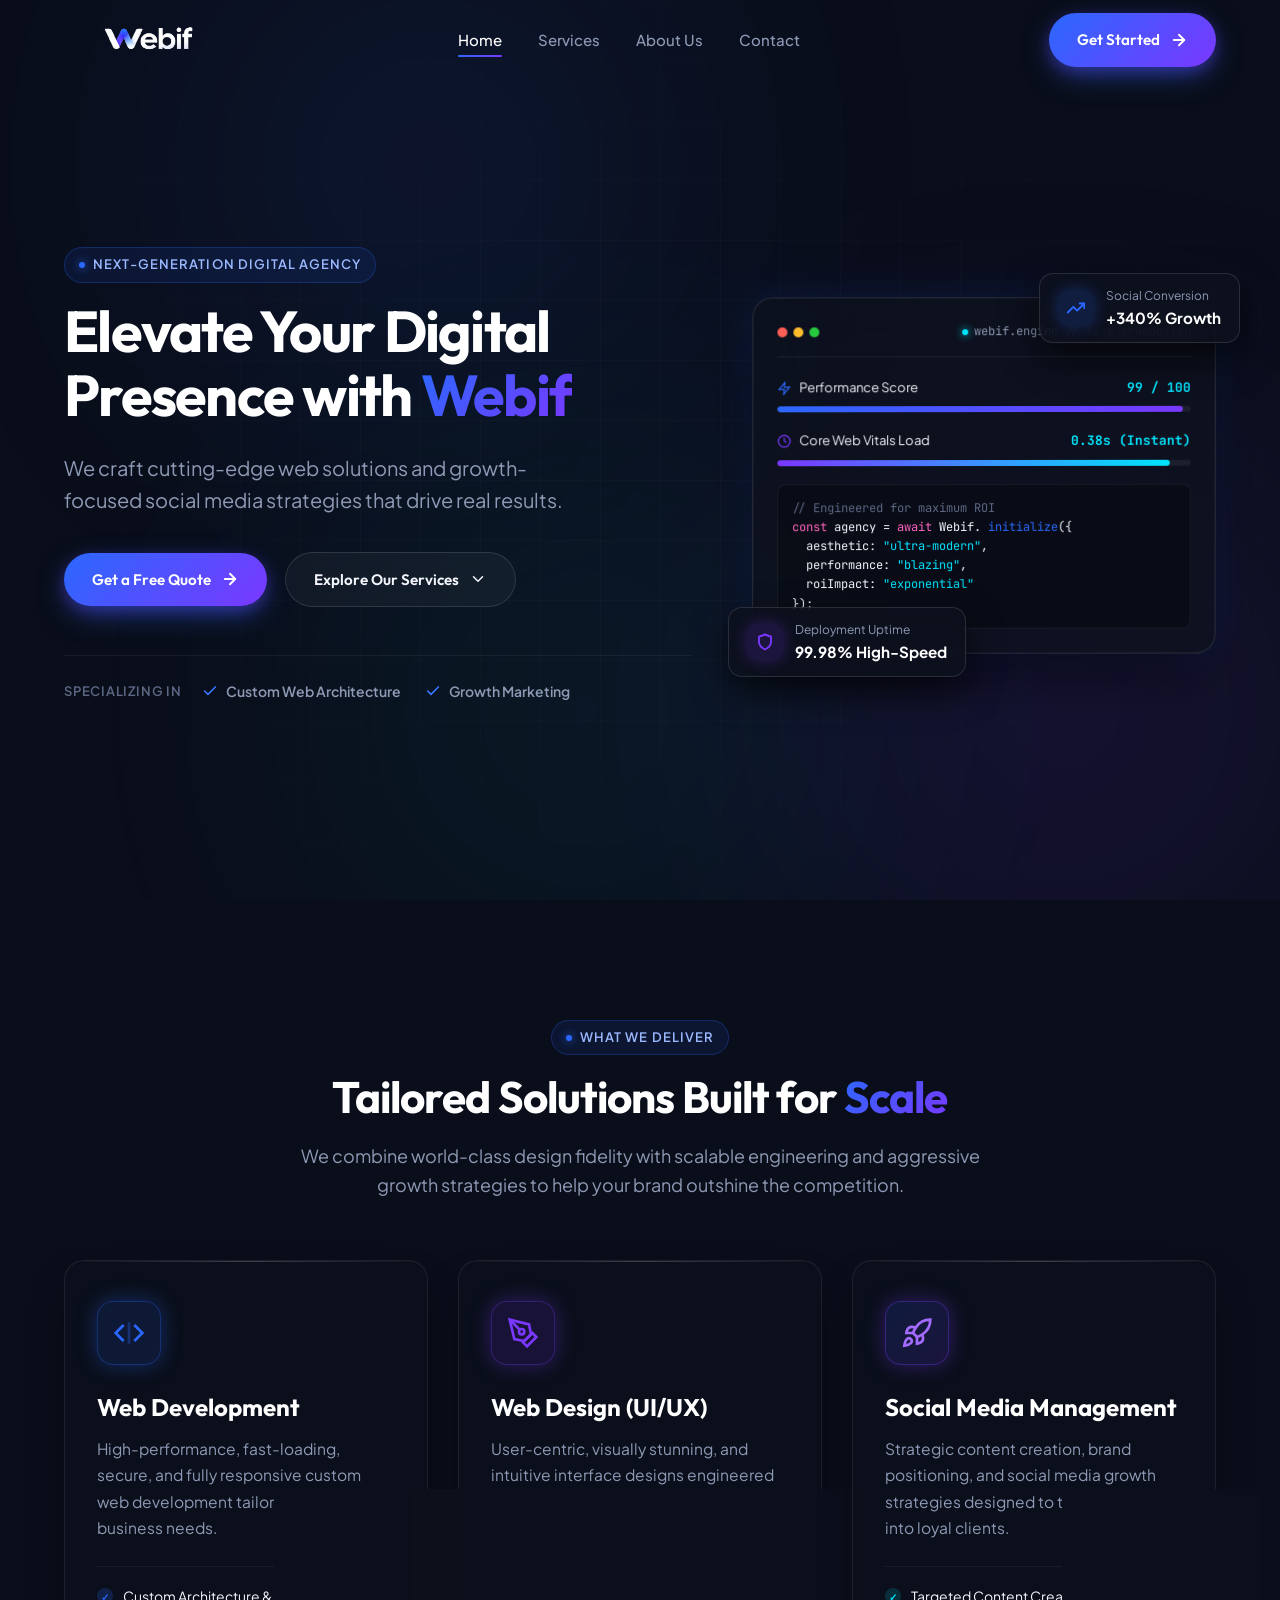
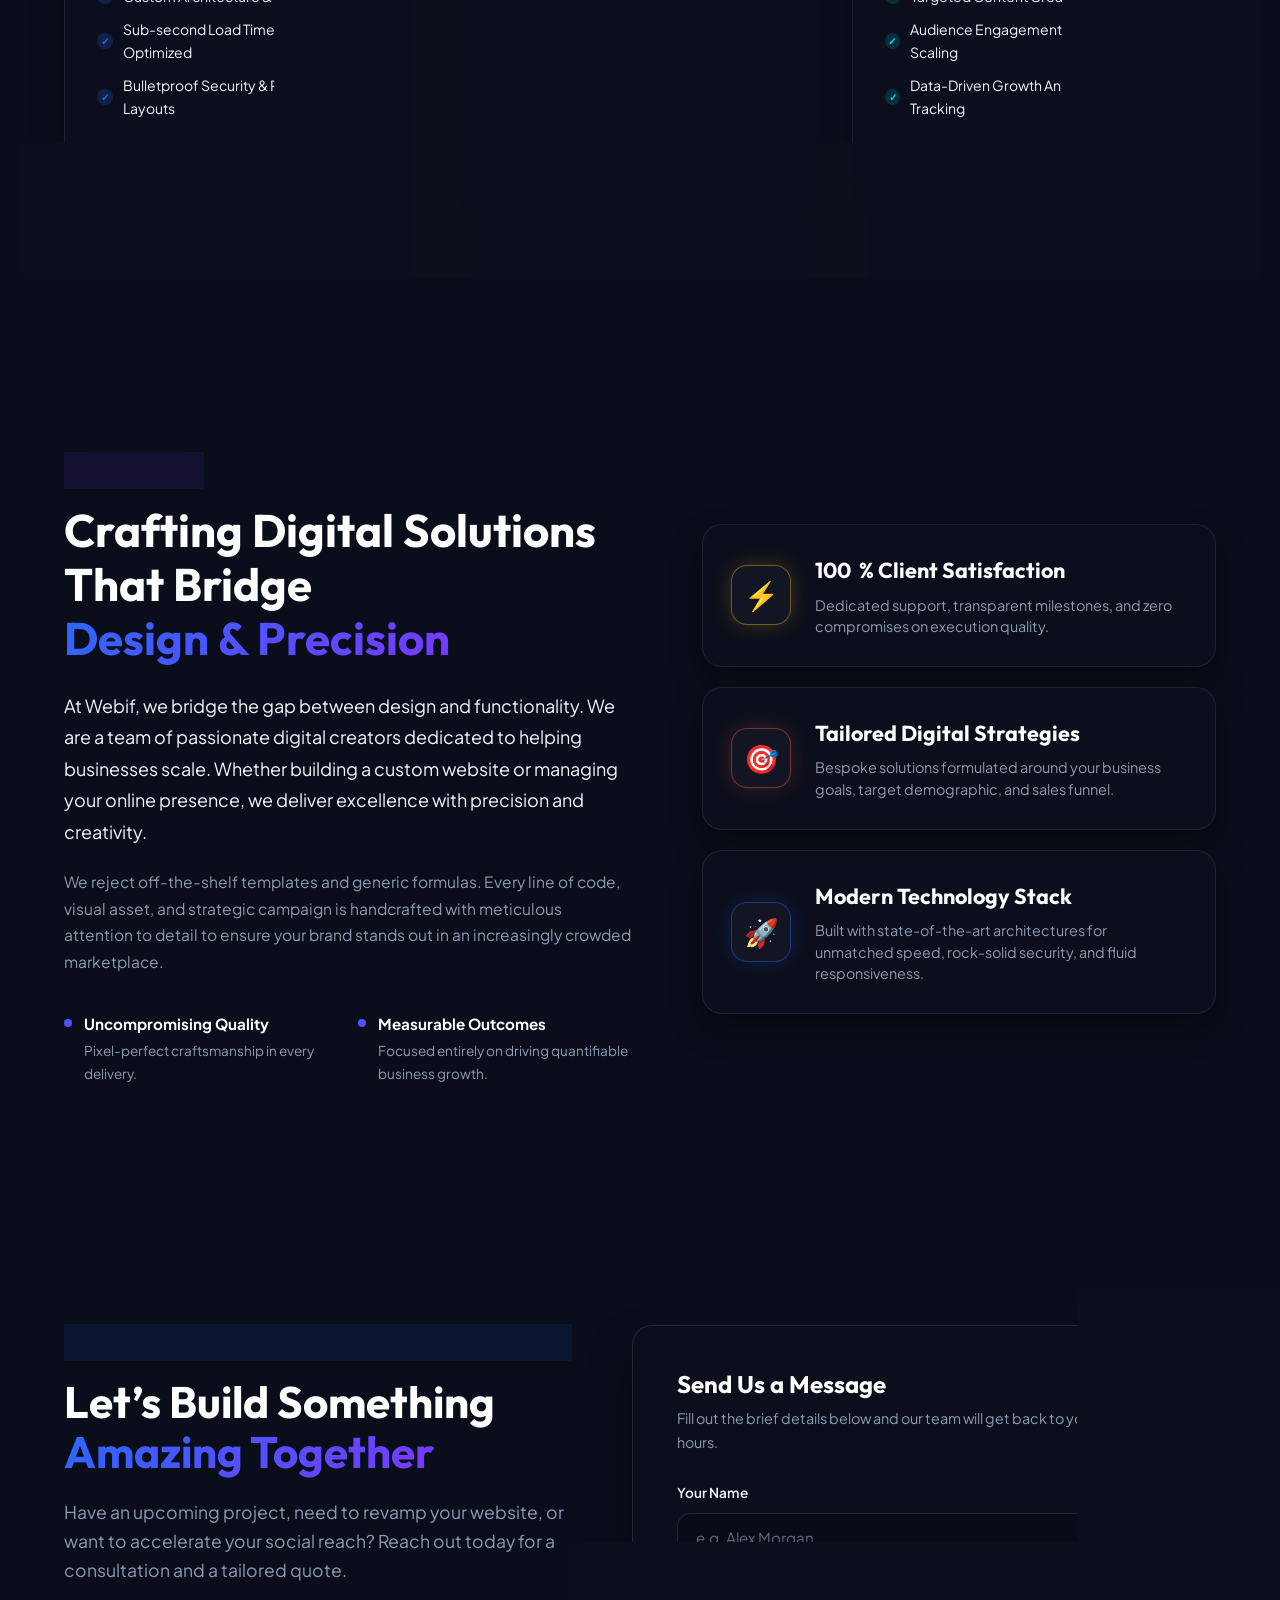
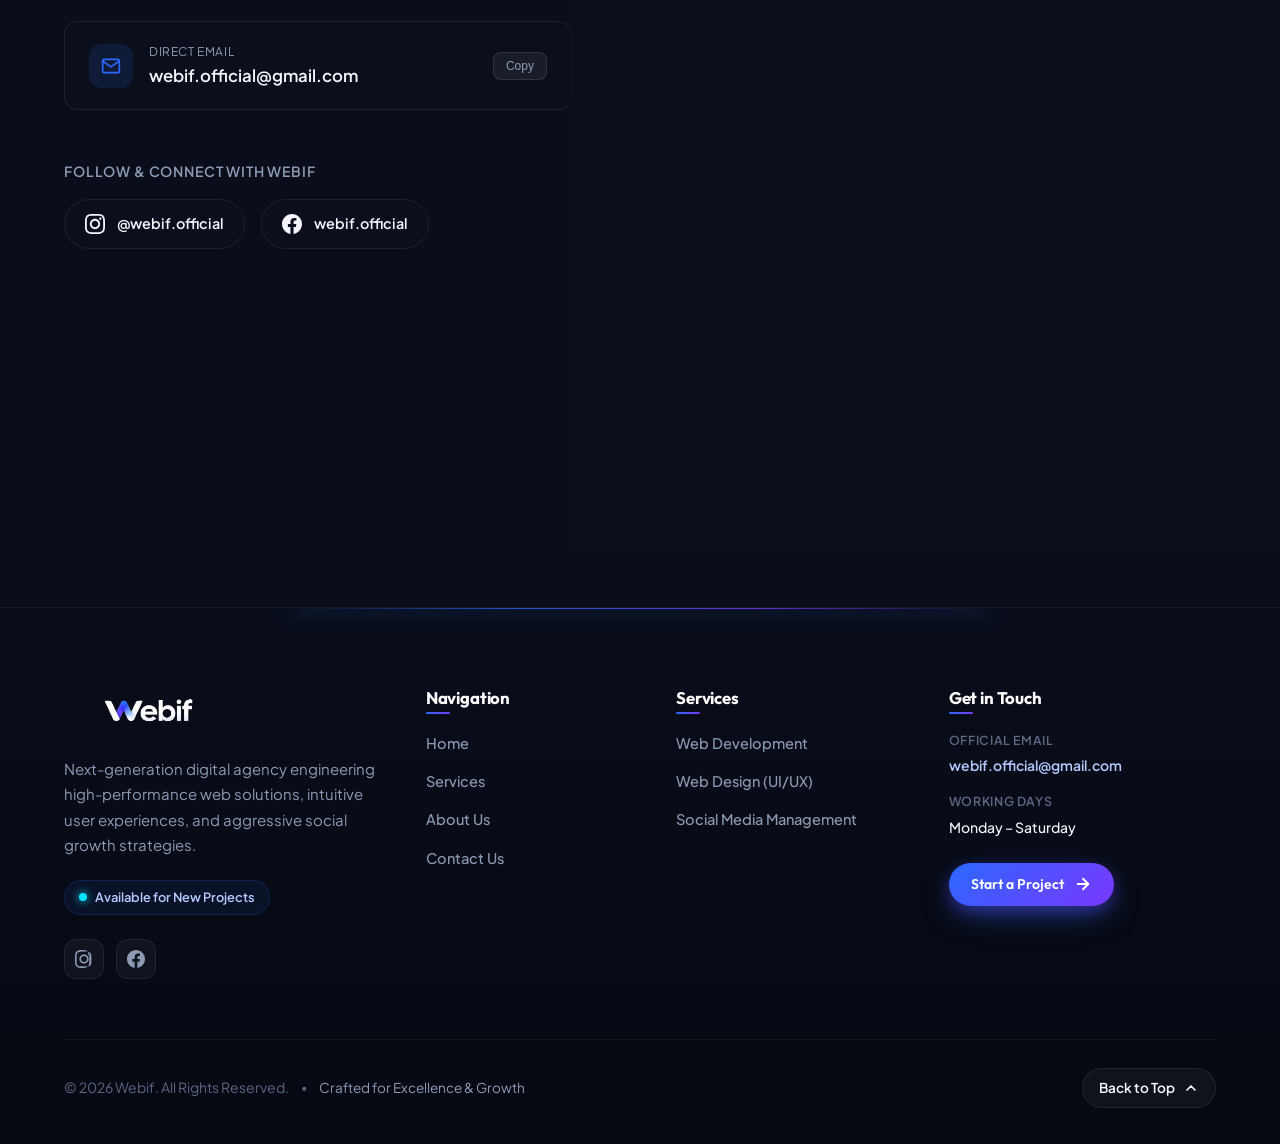
<file: index.html>
<!DOCTYPE html>

<html lang="en">

<head>

  <meta charset="UTF-8">

  <meta name="viewport" content="width=device-width, initial-scale=1.0">

  <!-- SEO Title -->
  <title>Webif — Modern Digital Agency | Web Development, Web Design & Social Media</title>

  <!-- SEO Meta Description -->
  <meta name="description"
    content="Webif is a modern digital agency offering professional web development, web design, UI/UX, and social media management services to help businesses grow online.">

  <!-- Search Engine Robots -->
  <meta name="robots" content="index, follow">

  <!-- Canonical URL -->
  <link rel="canonical" href="https://webif-agency.netlify.app/">

  <!-- Open Graph / Social Sharing -->
  <meta property="og:type" content="website">
  <meta property="og:title" content="Webif — Modern Digital Agency">
  <meta property="og:description"
    content="Professional web development, web design, UI/UX, and social media management services designed to help businesses grow online.">
  <meta property="og:url" content="https://webif-agency.netlify.app/">
  <meta property="og:site_name" content="Webif">

  <!-- Theme Color -->
  <meta name="theme-color" content="#0A0E1A">

  <!-- Favicon -->
  <link rel="icon" type="image/png" href="logo/logo.png">
  <link rel="apple-touch-icon" href="logo/logo.png">

  <!-- Google Fonts: Outfit & Plus Jakarta Sans -->
  <link rel="preconnect" href="https://fonts.googleapis.com">
  <link rel="preconnect" href="https://fonts.gstatic.com" crossorigin>

  <link
    href="https://fonts.googleapis.com/css2?family=Outfit:wght@400;500;600;700;800;900&family=Plus+Jakarta+Sans:wght@400;500;600;700&family=JetBrains+Mono:wght@400;500;600&display=swap"
    rel="stylesheet">

  <!-- Styles -->
  <link rel="stylesheet" href="css/variables.css">
  <link rel="stylesheet" href="css/styles.css">

</head>

<body>

  <!-- Ambient Glowing Background Orbs & Cyber Grid -->
  <div class="ambient-glow" aria-hidden="true">

    <div class="glow-orb glow-orb-1"></div>
    <div class="glow-orb glow-orb-2"></div>
    <div class="glow-orb glow-orb-3"></div>

  </div>

  <div class="bg-grid" aria-hidden="true"></div>

  <!-- ==========================================================================
       Sticky Header / Navigation Bar
       ========================================================================== -->

  <header class="site-header" id="siteHeader">

    <div class="container header-container">

      <!-- Logo -->
      <a href="#home" class="logo" id="headerLogo" aria-label="Webif Home">

        <div class="navbar-logo-wrapper">

          <img src="logo/logo.png" alt="Webif Logo" class="navbar-logo-img">

        </div>

      </a>

      <!-- Navigation Links -->
      <nav aria-label="Main Navigation">

        <ul class="nav-menu" id="navMenu">

          <li><a href="#home" class="nav-link active">Home</a></li>
          <li><a href="#services" class="nav-link">Services</a></li>
          <li><a href="#about" class="nav-link">About Us</a></li>
          <li><a href="#contact" class="nav-link">Contact</a></li>

        </ul>

      </nav>

      <!-- Right Header Actions -->
      <div class="header-cta-wrapper">

        <a href="#contact" class="btn btn-primary header-cta-btn" id="headerGetStarted">

          <span>Get Started</span>

          <svg class="btn-icon" viewBox="0 0 24 24" fill="none" stroke="currentColor" stroke-width="2.5"
            stroke-linecap="round" stroke-linejoin="round">

            <line x1="5" y1="12" x2="19" y2="12"></line>
            <polyline points="12 5 19 12 12 19"></polyline>

          </svg>

        </a>

        <!-- Mobile Menu Toggle Button -->
        <button class="mobile-toggle" id="mobileToggle" aria-label="Toggle Navigation Menu" aria-expanded="false">

          <svg viewBox="0 0 24 24">

            <line x1="3" y1="6" x2="21" y2="6"></line>
            <line x1="3" y1="12" x2="21" y2="12"></line>
            <line x1="3" y1="18" x2="21" y2="18"></line>

          </svg>

        </button>

      </div>

    </div>

  </header>

  <main>

    <!-- ==========================================================================
         Section 1: Hero / Home Section
         ========================================================================== -->

    <section class="hero-section" id="home">

      <div class="container">

        <div class="hero-grid">

          <!-- Left Column: Copy & Actions -->
          <div class="hero-content reveal-item delay-1">

            <div class="section-tag">

              <span class="dot"></span>
              <span>Next-Generation Digital Agency</span>

            </div>

            <h1 class="hero-title">

              Elevate Your Digital Presence with
              <span class="gradient-accent-text">Webif</span>

            </h1>

            <p class="hero-subtitle">

              We craft cutting-edge web solutions and growth-focused social media strategies that drive real results.

            </p>

            <div class="hero-actions">

              <a href="#contact" class="btn btn-primary" id="heroCtaPrimary">

                <span>Get a Free Quote</span>

                <svg class="btn-icon" viewBox="0 0 24 24" fill="none" stroke="currentColor" stroke-width="2.5"
                  stroke-linecap="round" stroke-linejoin="round">

                  <line x1="5" y1="12" x2="19" y2="12"></line>
                  <polyline points="12 5 19 12 12 19"></polyline>

                </svg>

              </a>

              <a href="#services" class="btn btn-secondary" id="heroCtaSecondary">

                <span>Explore Our Services</span>

                <svg class="btn-icon" viewBox="0 0 24 24" fill="none" stroke="currentColor" stroke-width="2"
                  stroke-linecap="round" stroke-linejoin="round">

                  <polyline points="6 9 12 15 18 9"></polyline>

                </svg>

              </a>

            </div>

            <!-- Trust Bar -->
            <div class="trust-bar">

              <span class="trust-label">Specializing In</span>

              <div class="trust-badges">

                <div class="trust-item">

                  <svg viewBox="0 0 24 24" fill="none" stroke="currentColor" stroke-width="2.5"
                    stroke-linecap="round" stroke-linejoin="round">

                    <polyline points="20 6 9 17 4 12"></polyline>

                  </svg>

                  <span>Custom Web Architecture</span>

                </div>

                <div class="trust-item">

                  <svg viewBox="0 0 24 24" fill="none" stroke="currentColor" stroke-width="2.5"
                    stroke-linecap="round" stroke-linejoin="round">

                    <polyline points="20 6 9 17 4 12"></polyline>

                  </svg>

                  <span>Growth Marketing</span>

                </div>

              </div>

            </div>

          </div>

          <!-- Right Column: Visual Element / Dark Mode Glass Card Stack -->
          <div class="hero-visual reveal-item delay-2">

            <div class="hero-mockup-stack">

              <!-- Top-Right Floating Growth Badge -->
              <div class="floating-badge badge-top-right">

                <div class="badge-icon blue">

                  <svg width="18" height="18" viewBox="0 0 24 24" fill="none" stroke="currentColor" stroke-width="2.5"
                    stroke-linecap="round" stroke-linejoin="round">

                    <polyline points="23 6 13.5 15.5 8.5 10.5 1 18"></polyline>
                    <polyline points="17 6 23 6 23 12"></polyline>

                  </svg>

                </div>

                <div class="badge-text">

                  <span class="badge-title">Social Conversion</span>
                  <span class="badge-value">+340% Growth</span>

                </div>

              </div>

              <!-- Main Glassmorphic System Card -->
              <div class="mockup-main-card">

                <div class="mockup-header">

                  <div class="window-dots">

                    <span class="window-dot dot-red"></span>
                    <span class="window-dot dot-yellow"></span>
                    <span class="window-dot dot-green"></span>

                  </div>

                  <div class="window-title">

                    <span class="live-indicator"></span>
                    <span>webif.engine // live-production</span>

                  </div>

                </div>

                <div class="mockup-body">

                  <!-- Performance Metric 1 -->
                  <div>

                    <div class="metric-row">

                      <div class="metric-info">

                        <svg width="14" height="14" viewBox="0 0 24 24" fill="none" stroke="#2B68FF" stroke-width="2">

                          <polygon points="13 2 3 14 12 14 11 22 21 10 12 10 13 2"></polygon>

                        </svg>

                        <span>Performance Score</span>

                      </div>

                      <span class="metric-val">99 / 100</span>

                    </div>

                    <div class="progress-track">

                      <div class="progress-bar" style="width: 98%;"></div>

                    </div>

                  </div>

                  <!-- Performance Metric 2 -->
                  <div>

                    <div class="metric-row">

                      <div class="metric-info">

                        <svg width="14" height="14" viewBox="0 0 24 24" fill="none" stroke="#7A38FF" stroke-width="2">

                          <circle cx="12" cy="12" r="10"></circle>
                          <polyline points="12 6 12 12 16 14"></polyline>

                        </svg>

                        <span>Core Web Vitals Load</span>

                      </div>

                      <span class="metric-val">0.38s (Instant)</span>

                    </div>

                    <div class="progress-track">

                      <div class="progress-bar"
                        style="width: 95%; background: linear-gradient(90deg, #7A38FF, #00E5FF);"></div>

                    </div>

                  </div>

                  <!-- Mini Code Preview -->
                  <div class="mini-code-box">

                    <span class="code-comment">// Engineered for maximum ROI</span><br>

                    <span class="code-keyword">const</span> agency =
                    <span class="code-keyword">await</span> Webif.
                    <span class="code-function">initialize</span>({<br>

                    &nbsp;&nbsp;aesthetic:
                    <span class="code-string">"ultra-modern"</span>,<br>

                    &nbsp;&nbsp;performance:
                    <span class="code-string">"blazing"</span>,<br>

                    &nbsp;&nbsp;roiImpact:
                    <span class="code-string">"exponential"</span><br>

                    });

                  </div>

                </div>

              </div>

              <!-- Bottom-Left Floating Quality Badge -->
              <div class="floating-badge badge-bottom-left">

                <div class="badge-icon purple">

                  <svg width="18" height="18" viewBox="0 0 24 24" fill="none" stroke="currentColor" stroke-width="2.5"
                    stroke-linecap="round" stroke-linejoin="round">

                    <path d="M12 22s8-4 8-10V5l-8-3-8 3v7c0 6 8 10 8 10z"></path>

                  </svg>

                </div>

                <div class="badge-text">

                  <span class="badge-title">Deployment Uptime</span>
                  <span class="badge-value">99.98% High-Speed</span>

                </div>

              </div>

            </div>

          </div>

        </div>

      </div>

    </section>

    <!-- ==========================================================================
         Section 2: Services Section
         ========================================================================== -->

    <section class="services-section" id="services">

      <div class="container">

        <div class="section-header reveal-item">

          <div class="section-tag">

            <span class="dot"></span>
            <span>What We Deliver</span>

          </div>

          <h2 class="section-title">

            Tailored Solutions Built for
            <span class="gradient-accent-text">Scale</span>

          </h2>

          <p class="section-subtitle">

            We combine world-class design fidelity with scalable engineering and aggressive growth strategies to help
            your brand outshine the competition.

          </p>

        </div>

        <div class="services-grid">

          <!-- Card 1: Web Development -->
          <div class="glass-card service-card reveal-item delay-1" id="serviceCardWebDev">

            <div class="service-icon-wrapper icon-blue-glow">

              <!-- Modern Code/Terminal Icon -->
              <svg viewBox="0 0 24 24">

                <polyline points="16 18 22 12 16 6"></polyline>
                <polyline points="8 6 2 12 8 18"></polyline>
                <line x1="12" y1="4" x2="12" y2="20" stroke-opacity="0.3"></line>

              </svg>

            </div>

            <h3 class="service-card-title">Web Development</h3>

            <p class="service-card-text">

              High-performance, fast-loading, secure, and fully responsive custom web development tailored to your
              business needs.

            </p>

            <ul class="service-features">

              <li class="service-feature-item">

                <span class="feature-check">✓</span>
                <span>Custom Architecture & Clean Code</span>

              </li>

              <li class="service-feature-item">

                <span class="feature-check">✓</span>
                <span>Sub-second Load Times & SEO Optimized</span>

              </li>

              <li class="service-feature-item">

                <span class="feature-check">✓</span>
                <span>Bulletproof Security & Responsive Layouts</span>

              </li>

            </ul>

            <a href="#contact" class="service-action-link">

              <span>Request Web Project</span>

              <svg viewBox="0 0 24 24" fill="none">

                <path d="M5 12h14M12 5l7 7-7 7" />

              </svg>

            </a>

          </div>

          <!-- Card 2: Web Design (UI/UX) -->
          <div class="glass-card service-card card-purple reveal-item delay-2" id="serviceCardDesign">

            <div class="service-icon-wrapper icon-purple-glow">

              <!-- Modern Layout/Design Pen Icon -->
              <svg viewBox="0 0 24 24">

                <path d="M12 19l7-7 3 3-7 7-3-3z"></path>
                <path d="M18 13l-1.5-7.5L2 2l3.5 14.5L13 18l5-5z"></path>
                <path d="M2 2l7.586 7.586"></path>
                <circle cx="11" cy="11" r="2"></circle>

              </svg>

            </div>

            <h3 class="service-card-title">Web Design (UI/UX)</h3>

            <p class="service-card-text">

              User-centric, visually stunning, and intuitive interface designs engineered to boost conversion rates and
              user engagement.

            </p>

            <ul class="service-features">

              <li class="service-feature-item">

                <span class="feature-check">✓</span>
                <span>Modern Glassmorphism & Micro-animations</span>

              </li>

              <li class="service-feature-item">

                <span class="feature-check">✓</span>
                <span>Conversion-Driven User Experience</span>

              </li>

              <li class="service-feature-item">

                <span class="feature-check">✓</span>
                <span>Scalable Design Systems & Wireframing</span>

              </li>

            </ul>

            <a href="#contact" class="service-action-link">

              <span>Start Design Project</span>

              <svg viewBox="0 0 24 24" fill="none">

                <path d="M5 12h14M12 5l7 7-7 7" />

              </svg>

            </a>

          </div>

          <!-- Card 3: Social Media Management -->
          <div class="glass-card service-card card-mixed reveal-item delay-3" id="serviceCardSocial">

            <div class="service-icon-wrapper icon-gradient-glow">

              <!-- Rocket / Growth Icon -->
              <svg viewBox="0 0 24 24">

                <path d="M4.5 16.5c-1.5 1.26-2 5-2 5s3.74-.5 5-2c.71-.84.7-2.13-.09-2.91a2.18 2.18 0 0 0-2.91-.09z">
                </path>

                <path
                  d="M12 15l-3-3a22 22 0 0 1 2-3.95A12.88 12.88 0 0 1 22 2c0 2.72-.78 7.5-6 11a22.35 22.35 0 0 1-4 2z">
                </path>

                <path d="M9 12H4s.55-3.03 2-4c1.62-1.08 5 0 5 0"></path>

                <path d="M12 15v5s3.03-.55 4-2c1.08-1.62 0-5 0-5"></path>

              </svg>

            </div>

            <h3 class="service-card-title">Social Media Management</h3>

            <p class="service-card-text">

              Strategic content creation, brand positioning, and social media growth strategies designed to turn
              followers into loyal clients.

            </p>

            <ul class="service-features">

              <li class="service-feature-item">

                <span class="feature-check">✓</span>
                <span>Targeted Content Creation & Copy</span>

              </li>

              <li class="service-feature-item">

                <span class="feature-check">✓</span>
                <span>Audience Engagement & Community Scaling</span>

              </li>

              <li class="service-feature-item">

                <span class="feature-check">✓</span>
                <span>Data-Driven Growth Analytics & ROI Tracking</span>

              </li>

            </ul>

            <a href="#contact" class="service-action-link">

              <span>Scale Social Presence</span>

              <svg viewBox="0 0 24 24" fill="none">

                <path d="M5 12h14M12 5l7 7-7 7" />

              </svg>

            </a>

          </div>

        </div>

      </div>

    </section>

    <!-- ==========================================================================
         Section 3: About Us Section
         ========================================================================== -->

    <section class="about-section" id="about">

      <div class="container">

        <div class="about-grid">

          <!-- Left Column: Narrative -->
          <div class="about-content reveal-item">

            <div class="section-tag purple-tag">

              <span class="dot"></span>
              <span>Who We Are</span>

            </div>

            <h2 class="about-narrative-title">

              Crafting Digital Solutions That Bridge
              <span class="gradient-accent-text">Design & Precision</span>

            </h2>

            <p class="about-paragraph">

              At Webif, we bridge the gap between design and functionality. We are a team of passionate digital creators
              dedicated to helping businesses scale. Whether building a custom website or managing your online presence,
              we deliver excellence with precision and creativity.

            </p>

            <p class="about-subparagraph">

              We reject off-the-shelf templates and generic formulas. Every line of code, visual asset, and strategic
              campaign is handcrafted with meticulous attention to detail to ensure your brand stands out in an
              increasingly crowded marketplace.

            </p>

            <div class="about-pillars">

              <div class="pillar-item">

                <span class="pillar-bullet"></span>

                <div>

                  <div class="pillar-title">Uncompromising Quality</div>

                  <div class="pillar-desc">
                    Pixel-perfect craftsmanship in every delivery.
                  </div>

                </div>

              </div>

              <div class="pillar-item">

                <span class="pillar-bullet"></span>

                <div>

                  <div class="pillar-title">Measurable Outcomes</div>

                  <div class="pillar-desc">
                    Focused entirely on driving quantifiable business growth.
                  </div>

                </div>

              </div>

            </div>

          </div>

          <!-- Right Column: Glassmorphic Metrics Cards -->
          <div class="about-metrics reveal-item delay-2">

            <!-- Metric Card 1 -->
            <div class="metric-card">

              <div class="metric-card-icon">⚡</div>

              <div class="metric-card-content">

                <div class="metric-card-value">

                  <span class="metric-number" data-target="100">0</span>% Client Satisfaction

                </div>

                <div class="metric-card-desc">

                  Dedicated support, transparent milestones, and zero compromises on execution quality.

                </div>

              </div>

            </div>

            <!-- Metric Card 2 -->
            <div class="metric-card">

              <div class="metric-card-icon">🎯</div>

              <div class="metric-card-content">

                <div class="metric-card-value">
                  Tailored Digital Strategies
                </div>

                <div class="metric-card-desc">

                  Bespoke solutions formulated around your business goals, target demographic, and sales funnel.

                </div>

              </div>

            </div>

            <!-- Metric Card 3 -->
            <div class="metric-card">

              <div class="metric-card-icon">🚀</div>

              <div class="metric-card-content">

                <div class="metric-card-value">
                  Modern Technology Stack
                </div>

                <div class="metric-card-desc">

                  Built with state-of-the-art architectures for unmatched speed, rock-solid security, and fluid
                  responsiveness.

                </div>

              </div>

            </div>

          </div>

        </div>

      </div>

    </section>

    <!-- ==========================================================================
         Section 4: Contact Us Section
         ========================================================================== -->

    <section class="contact-section" id="contact">

      <div class="container">

        <div class="contact-grid">

          <!-- Left Column: Direct Info & Socials -->
          <div class="contact-info reveal-item">

            <div class="section-tag">

              <span class="dot"></span>
              <span>Get In Touch</span>

            </div>

            <h2 class="contact-heading">

              Let’s Build Something
              <span class="gradient-accent-text">Amazing Together</span>

            </h2>

            <p class="contact-desc">

              Have an upcoming project, need to revamp your website, or want to accelerate your social reach? Reach out
              today for a consultation and a tailored quote.

            </p>

            <div class="contact-details-box">

              <!-- Official Email Card -->
              <div class="contact-item-card">

                <div class="contact-item-left">

                  <div class="contact-item-icon">

                    <svg viewBox="0 0 24 24" fill="none">

                      <path d="M4 4h16c1.1 0 2 .9 2 2v12c0 1.1-.9 2-2 2H4c-1.1 0-2-.9-2-2V6c0-1.1.9-2 2-2z">
                      </path>

                      <polyline points="22,6 12,13 2,6"></polyline>

                    </svg>

                  </div>

                  <div>

                    <div class="contact-item-label">Direct Email</div>

                    <a href="mailto:webif.official@gmail.com" class="contact-item-value"
                      style="text-decoration:none; color:inherit;">

                      webif.official@gmail.com

                    </a>

                  </div>

                </div>

                <button type="button" class="copy-btn" id="copyEmailBtn" title="Copy email address">
                  Copy
                </button>

              </div>

            </div>

            <!-- Social Media Block -->
            <div class="socials-block">

              <div class="socials-title">Follow & Connect With Webif</div>

              <div class="social-links">

                <!-- Instagram -->
                <a href="https://instagram.com/webif.official" target="_blank" rel="noopener noreferrer"
                  class="social-btn instagram" id="socialInstagram" aria-label="Webif Instagram Profile">

                  <svg viewBox="0 0 24 24">

                    <path
                      d="M12 2.163c3.204 0 3.584.012 4.85.07 3.252.148 4.771 1.691 4.919 4.919.058 1.265.069 1.645.069 4.849 0 3.205-.012 3.584-.069 4.849-.149 3.225-1.664 4.771-4.919 4.919-1.266.058-1.644.07-4.85.07-3.204 0-3.584-.012-4.849-.07-3.26-.149-4.771-1.699-4.919-4.92-.058-1.265-.07-1.644-.07-4.849 0-3.204.013-3.583.07-4.849.149-3.227 1.664-4.771 4.919-4.919 1.266-.057 1.645-.069 4.849-.069zm0-2.163c-3.259 0-3.667.014-4.947.072-4.358.2-6.78 2.618-6.98 6.98-.059 1.281-.073 1.689-.073 4.948 0 3.259.014 3.668.072 4.948.2 4.358 2.618 6.78 6.98 6.98 1.281.058 1.689.072 4.948.072 3.259 0 3.668-.014 4.948-.072 4.354-.2 6.782-2.618 6.979-6.98.059-1.28.073-1.689.073-4.948 0-3.259-.014-3.667-.072-4.947-.196-4.354-2.617-6.78-6.979-6.98-1.281-.059-1.69-.073-4.949-.073zm0 5.838c-3.403 0-6.162 2.759-6.162 6.162s2.759 6.163 6.162 6.163 6.162-2.759 6.162-6.163c0-3.403-2.759-6.162-6.162-6.162zm0 10.162c-2.209 0-4-1.79-4-4 0-2.209 1.791-4 4-4s4 1.79 4 4c0 2.21-1.791 4-4 4zm6.406-11.845c-.796 0-1.441.645-1.441 1.44s.645 1.44 1.441 1.44c.795 0 1.439-.645 1.439-1.44s-.644-1.44-1.439-1.44z" />

                  </svg>

                  <span>@webif.official</span>

                </a>

                <!-- Facebook -->
                <a href="https://facebook.com/webif.official" target="_blank" rel="noopener noreferrer"
                  class="social-btn facebook" id="socialFacebook" aria-label="Webif Facebook Page">

                  <svg viewBox="0 0 24 24">

                    <path
                      d="M24 12.073c0-6.627-5.373-12-12-12s-12 5.373-12 12c0 5.99 4.388 10.954 10.125 11.854v-8.385H7.078v-3.47h3.047V9.43c0-3.007 1.792-4.669 4.533-4.669 1.312 0 2.686.235 2.686.235v2.953H15.83c-1.491 0-1.956.925-1.956 1.874v2.25h3.328l-.532 3.47h-2.796v8.385C19.612 23.027 24 18.062 24 12.073z" />

                  </svg>

                  <span>webif.official</span>

                </a>

              </div>

            </div>

          </div>

          <!-- Right Column: Interactive Contact Form -->
          <div class="contact-form-wrapper reveal-item delay-2">

            <h3 class="form-title">Send Us a Message</h3>

            <p class="form-subtitle">

              Fill out the brief details below and our team will get back to you within 24 hours.

            </p>

            <form id="contactForm" action="https://formspree.io/f/xvkoydwo" method="POST" novalidate>

              <div class="form-group">

                <label for="userName" class="form-label">Your Name</label>

                <input type="text" id="userName" name="name" class="form-control" placeholder="e.g. Alex Morgan"
                  required>

              </div>

              <div class="form-group">

                <label for="userEmail" class="form-label">Email Address</label>

                <input type="email" id="userEmail" name="email" class="form-control"
                  placeholder="alex@company.com" required>

              </div>

              <div class="form-group">

                <label for="serviceSelect" class="form-label">Selected Service</label>

                <select id="serviceSelect" name="service" class="form-control" required>

                  <option value="" disabled selected>Choose a service...</option>

                  <option value="Web Development">Web Development</option>
                  <option value="Web Design (UI/UX)">Web Design (UI/UX)</option>
                  <option value="Social Media Management">Social Media Management</option>
                  <option value="Other">Other</option>

                </select>

              </div>

              <div class="form-group">

                <label for="userMessage" class="form-label">Project Details / Message</label>

                <textarea id="userMessage" name="message" class="form-control"
                  placeholder="Tell us about your project goals, scope, and timeline..." required></textarea>

              </div>

              <button type="submit" class="btn btn-primary btn-submit" id="submitContactBtn">

                <span>Send Message</span>

                <svg class="btn-icon" viewBox="0 0 24 24" fill="none" stroke="currentColor" stroke-width="2.5"
                  stroke-linecap="round" stroke-linejoin="round">

                  <line x1="22" y1="2" x2="11" y2="13"></line>
                  <polygon points="22 2 15 22 11 13 2 9 22 2"></polygon>

                </svg>

              </button>

            </form>

          </div>

        </div>

      </div>

    </section>

  </main>

  <!-- ==========================================================================
       Professional Agency Footer
       ========================================================================== -->

  <footer class="site-footer">

    <div class="footer-top-glow" aria-hidden="true"></div>

    <div class="container">

      <div class="footer-main-grid">

        <!-- Col 1: Brand & Overview -->
        <div class="footer-brand-col">

          <a href="#home" class="footer-logo" aria-label="Webif Home">

            <div class="footer-logo-wrapper">

              <img src="logo/logo.png" alt="Webif Logo" class="footer-logo-img">

            </div>

          </a>

          <p class="footer-tagline">

            Next-generation digital agency engineering high-performance web solutions, intuitive user experiences, and
            aggressive social growth strategies.

          </p>

          <div class="footer-status-badge">

            <span class="status-pulse"></span>
            <span>Available for New Projects</span>

          </div>

          <div class="footer-social-row">

            <a href="https://instagram.com/webif.official" target="_blank" rel="noopener noreferrer"
              class="footer-social-icon" aria-label="Instagram">

              <svg viewBox="0 0 24 24">

                <path
                  d="M12 2.163c3.204 0 3.584.012 4.85.07 3.252.148 4.771 1.691 4.919 4.919.058 1.265.069 1.645.069 4.849 0 3.205-.012 3.584-.069 4.849-.149 3.225-1.664 4.771-4.919 4.919-1.266.058-1.644.07-4.85.07-3.204 0-3.584-.012-4.849-.07-3.26-.149-4.771-1.699-4.919-4.92-.058-1.265-.07-1.644-.07-4.849 0-3.204.013-3.583.07-4.849.149-3.227 1.664-4.771 4.919-4.919 1.266-.057 1.645-.069 4.849-.069zm0-2.163c-3.259 0-3.667.014-4.947.072-4.358.2-6.78 2.618-6.98 6.98-.059 1.281-.073 1.689-.073 4.948 0 3.259.014 3.668.072 4.948.2 4.358 2.618 6.78 6.98 6.98 1.281.058 1.689.072 4.948.072 4.354-.2 6.782-2.618 6.979-6.98.059-1.28.073-1.689.073-4.948 0-3.259-.014-3.667-.072-4.947-.196-4.354-2.617-6.78-6.979-6.98-1.281-.059-1.69-.073-4.949-.073zm0 5.838c-3.403 0-6.162 2.759-6.162 6.162s2.759 6.163 6.162 6.163 6.162-2.759 6.162-6.163c0-3.403-2.759-6.162-6.162-6.162zm0 10.162c-2.209 0-4-1.79-4-4 0-2.209 1.791-4 4-4s4 1.79 4 4c0 2.21-1.791 4-4 4zm6.406-11.845c-.796 0-1.441.645-1.441 1.44s.645 1.441 1.441 1.441c.795 0 1.439-.645 1.439-1.44s-.644-1.441-1.439-1.441z" />

              </svg>

            </a>

            <a href="https://facebook.com/webif.official" target="_blank" rel="noopener noreferrer"
              class="footer-social-icon" aria-label="Facebook">

              <svg viewBox="0 0 24 24">

                <path
                  d="M24 12.073c0-6.627-5.373-12-12-12s-12 5.373-12 12c0 5.99 4.388 10.954 10.125 11.854v-8.385H7.078v-3.47h3.047V9.43c0-3.007 1.792-4.669 4.533-4.669 1.312 0 2.686.235 2.686.235v2.953H15.83c-1.491 0-1.956.925-1.956 1.874v2.25h3.328l-.532 3.47h-2.796v8.385C19.612 23.027 24 18.062 24 12.073z" />

              </svg>

            </a>

          </div>

        </div>

        <!-- Col 2: Navigation Links -->
        <div class="footer-links-col">

          <h4 class="footer-heading">Navigation</h4>

          <ul class="footer-links-list">

            <li><a href="#home">Home</a></li>
            <li><a href="#services">Services</a></li>
            <li><a href="#about">About Us</a></li>
            <li><a href="#contact">Contact Us</a></li>

          </ul>

        </div>

        <!-- Col 3: Services Links -->
        <div class="footer-links-col">

          <h4 class="footer-heading">Services</h4>

          <ul class="footer-links-list">

            <li><a href="#services">Web Development</a></li>
            <li><a href="#services">Web Design (UI/UX)</a></li>
            <li><a href="#services">Social Media Management</a></li>
            <!-- <li><a href="#services">Digital Strategy</a></li> -->

          </ul>

        </div>

        <!-- Col 4: Contact Inquiries -->
        <div class="footer-links-col">

          <h4 class="footer-heading">Get in Touch</h4>

          <div class="footer-contact-info">

            <p class="footer-contact-item">

              <span class="footer-contact-label">Official Email</span>

              <a href="mailto:webif.official@gmail.com" class="footer-contact-link">
                webif.official@gmail.com
              </a>

            </p>

            <p class="footer-contact-item">

              <span class="footer-contact-label">Working Days</span>
              <span class="footer-contact-val">Monday – Saturday</span>

            </p>

            <div class="footer-cta-box">

              <a href="#contact" class="btn btn-primary footer-cta-btn">

                <span>Start a Project</span>

                <svg class="btn-icon" viewBox="0 0 24 24" fill="none" stroke="currentColor" stroke-width="2.5"
                  stroke-linecap="round" stroke-linejoin="round">

                  <line x1="5" y1="12" x2="19" y2="12"></line>
                  <polyline points="12 5 19 12 12 19"></polyline>

                </svg>

              </a>

            </div>

          </div>

        </div>

      </div>

      <!-- Lower Footer Sub-bar -->
      <div class="footer-bottom-bar">

        <div class="footer-bottom-left">

          <p class="copyright">© 2026 Webif. All Rights Reserved.</p>

          <span class="footer-separator">•</span>

          <p class="footer-note">Crafted for Excellence & Growth</p>

        </div>

        <a href="#home" class="back-to-top" id="footerBackToTop" aria-label="Back to top">

          <span class="back-to-top-text">Back to Top</span>

          <svg viewBox="0 0 24 24" fill="none" stroke="currentColor" stroke-width="2.5" stroke-linecap="round"
            stroke-linejoin="round">

            <polyline points="18 15 12 9 6 15"></polyline>

          </svg>

        </a>

      </div>

    </div>

  </footer>

  <!-- Toast Notification Container -->
  <div class="toast-notification" id="siteToast" role="alert" aria-live="assertive"></div>

  <!-- JavaScript -->
  <script src="js/main.js"></script>

</body>

</html>
</file>
<file: css/variables.css>
:root {
  /* Brand Color Palette */
  --bg-primary: #0A0E1A;
  --bg-secondary: #0D111D;
  --bg-tertiary: #13182B;
  
  /* Brand Gradients (Blue to Purple) */
  --electric-blue: #2B68FF;
  --vibrant-purple: #7A38FF;
  --accent-cyan: #00E5FF;
  --brand-gradient: linear-gradient(135deg, #2B68FF 0%, #7A38FF 100%);
  --brand-gradient-hover: linear-gradient(135deg, #3874FF 0%, #8C4DFF 100%);
  --brand-gradient-glow: linear-gradient(135deg, rgba(43, 104, 255, 0.45) 0%, rgba(122, 56, 255, 0.45) 100%);
  --text-gradient: linear-gradient(135deg, #FFFFFF 20%, #B4CAFF 60%, #D4BAFF 100%);
  --accent-gradient: linear-gradient(135deg, #2B68FF 0%, #8E44FF 50%, #FF64C0 100%);

  /* Glassmorphism Styles */
  --glass-bg: rgba(13, 17, 29, 0.65);
  --glass-bg-hover: rgba(19, 24, 43, 0.85);
  --glass-border: rgba(255, 255, 255, 0.08);
  --glass-border-hover: rgba(43, 104, 255, 0.35);
  --glass-border-purple: rgba(122, 56, 255, 0.35);
  --glass-blur: blur(18px);

  /* Typography */
  --font-heading: 'Outfit', -apple-system, BlinkMacSystemFont, sans-serif;
  --font-body: 'Plus Jakarta Sans', -apple-system, BlinkMacSystemFont, sans-serif;
  --font-code: 'JetBrains Mono', 'Fira Code', monospace;
  
  --text-primary: #FFFFFF;
  --text-secondary: #F4F6FC;
  --text-muted: #8E9AB5;
  --text-dim: #5C6784;

  /* Shadows & Glows */
  --glow-blue: 0 0 25px rgba(43, 104, 255, 0.35);
  --glow-purple: 0 0 25px rgba(122, 56, 255, 0.35);
  --glow-cta: 0 10px 30px -5px rgba(43, 104, 255, 0.5), 0 5px 15px rgba(122, 56, 255, 0.3);
  --card-shadow: 0 20px 40px -15px rgba(0, 0, 0, 0.5);
  --card-shadow-hover: 0 25px 50px -10px rgba(10, 14, 26, 0.8);

  /* Spacing & Layout */
  --container-max-width: 1200px;
  --header-height: 80px;
  --radius-sm: 8px;
  --radius-md: 14px;
  --radius-lg: 20px;
  --radius-full: 9999px;

  /* Transitions */
  --transition-fast: 0.2s cubic-bezier(0.16, 1, 0.3, 1);
  --transition-normal: 0.35s cubic-bezier(0.16, 1, 0.3, 1);
  --transition-slow: 0.6s cubic-bezier(0.16, 1, 0.3, 1);
}
</file>
<file: css/styles.css>
@import url('./variables.css');

/* ==========================================================================
   Base & Reset
   ========================================================================== */
*, *::before, *::after {
  box-sizing: border-box;
  margin: 0;
  padding: 0;
}

html {
  scroll-behavior: smooth;
  font-size: 16px;
  -webkit-font-smoothing: antialiased;
  -moz-osx-font-smoothing: grayscale;
}

body {
  background-color: var(--bg-primary);
  color: var(--text-secondary);
  font-family: var(--font-body);
  line-height: 1.65;
  overflow-x: hidden;
  position: relative;
  min-height: 100vh;
}

/* Custom Scrollbar */
::-webkit-scrollbar {
  width: 8px;
}
::-webkit-scrollbar-track {
  background: var(--bg-primary);
}
::-webkit-scrollbar-thumb {
  background: rgba(43, 104, 255, 0.35);
  border-radius: var(--radius-full);
}
::-webkit-scrollbar-thumb:hover {
  background: var(--vibrant-purple);
}

/* Background Ambient Lighting & Mesh */
.ambient-glow {
  position: fixed;
  top: 0;
  left: 0;
  width: 100vw;
  height: 100vh;
  pointer-events: none;
  z-index: 0;
  overflow: hidden;
}

.glow-orb {
  position: absolute;
  border-radius: 50%;
  filter: blur(140px);
  opacity: 0.22;
  animation: floatOrb 18s ease-in-out infinite alternate;
}

.glow-orb-1 {
  top: -15%;
  left: 10%;
  width: 600px;
  height: 600px;
  background: radial-gradient(circle, var(--electric-blue) 0%, rgba(43, 104, 255, 0) 70%);
}

.glow-orb-2 {
  top: 40%;
  right: -10%;
  width: 700px;
  height: 700px;
  background: radial-gradient(circle, var(--vibrant-purple) 0%, rgba(122, 56, 255, 0) 70%);
  animation-duration: 22s;
  animation-delay: -5s;
}

.glow-orb-3 {
  bottom: -15%;
  left: 20%;
  width: 650px;
  height: 650px;
  background: radial-gradient(circle, #00E5FF 0%, rgba(0, 229, 255, 0) 70%);
  opacity: 0.12;
  animation-duration: 25s;
  animation-delay: -10s;
}

@keyframes floatOrb {
  0% {
    transform: translate(0, 0) scale(1);
  }
  50% {
    transform: translate(60px, 40px) scale(1.1);
  }
  100% {
    transform: translate(-40px, 80px) scale(0.95);
  }
}

/* Background Grid Overlay */
.bg-grid {
  position: fixed;
  top: 0;
  left: 0;
  width: 100%;
  height: 100%;
  background-image: 
    linear-gradient(to right, rgba(255, 255, 255, 0.02) 1px, transparent 1px),
    linear-gradient(to bottom, rgba(255, 255, 255, 0.02) 1px, transparent 1px);
  background-size: 60px 60px;
  pointer-events: none;
  z-index: 0;
  mask-image: radial-gradient(ellipse at center, rgba(0,0,0,1) 30%, rgba(0,0,0,0.1) 85%);
  -webkit-mask-image: radial-gradient(ellipse at center, rgba(0,0,0,1) 30%, rgba(0,0,0,0.1) 85%);
}

/* Layout Container */
.container {
  max-width: var(--container-max-width);
  margin: 0 auto;
  padding: 0 24px;
  position: relative;
  z-index: 1;
}

/* Typography Utilities */
h1, h2, h3, h4, h5, h6 {
  font-family: var(--font-heading);
  color: var(--text-primary);
  font-weight: 700;
  line-height: 1.2;
}

.gradient-text {
  background: var(--text-gradient);
  -webkit-background-clip: text;
  -webkit-text-fill-color: transparent;
  background-clip: text;
}

.gradient-accent-text {
  background: var(--brand-gradient);
  -webkit-background-clip: text;
  -webkit-text-fill-color: transparent;
  background-clip: text;
  display: inline-block;
}

.section-tag {
  display: inline-flex;
  align-items: center;
  gap: 8px;
  padding: 6px 14px;
  border-radius: var(--radius-full);
  background: rgba(43, 104, 255, 0.1);
  border: 1px solid rgba(43, 104, 255, 0.25);
  color: #9BB8FF;
  font-size: 0.8125rem;
  font-weight: 600;
  letter-spacing: 0.08em;
  text-transform: uppercase;
  margin-bottom: 16px;
  backdrop-filter: blur(10px);
}

.section-tag.purple-tag {
  background: rgba(122, 56, 255, 0.1);
  border-color: rgba(122, 56, 255, 0.3);
  color: #CBB2FF;
}

.section-tag .dot {
  width: 6px;
  height: 6px;
  border-radius: 50%;
  background: var(--electric-blue);
  box-shadow: 0 0 10px var(--electric-blue);
  animation: pulseDot 2s infinite;
}

.section-tag.purple-tag .dot {
  background: var(--vibrant-purple);
  box-shadow: 0 0 10px var(--vibrant-purple);
}

@keyframes pulseDot {
  0%, 100% { opacity: 1; transform: scale(1); }
  50% { opacity: 0.4; transform: scale(0.85); }
}

.section-header {
  text-align: center;
  max-width: 700px;
  margin: 0 auto 60px auto;
}

.section-title {
  font-size: 2.75rem;
  margin-bottom: 18px;
  letter-spacing: -0.02em;
}

.section-subtitle {
  color: var(--text-muted);
  font-size: 1.125rem;
  line-height: 1.6;
}

/* Glassmorphism Card Style */
.glass-card {
  background: var(--glass-bg);
  border: 1px solid var(--glass-border);
  backdrop-filter: var(--glass-blur);
  -webkit-backdrop-filter: var(--glass-blur);
  border-radius: var(--radius-lg);
  box-shadow: var(--card-shadow);
  transition: transform var(--transition-normal), border-color var(--transition-normal), box-shadow var(--transition-normal), background var(--transition-normal);
  position: relative;
  overflow: hidden;
}

.glass-card::before {
  content: '';
  position: absolute;
  top: 0;
  left: 0;
  right: 0;
  height: 1px;
  background: linear-gradient(90deg, transparent, rgba(255, 255, 255, 0.2), transparent);
}

/* Buttons */
.btn {
  display: inline-flex;
  align-items: center;
  justify-content: center;
  gap: 10px;
  padding: 14px 28px;
  border-radius: var(--radius-full);
  font-family: var(--font-heading);
  font-size: 0.95rem;
  font-weight: 600;
  text-decoration: none;
  cursor: pointer;
  transition: all var(--transition-normal);
  border: none;
  outline: none;
  position: relative;
  white-space: nowrap;
}

.btn-primary {
  background: var(--brand-gradient);
  color: var(--text-primary);
  box-shadow: var(--glow-cta);
}

.btn-primary:hover {
  transform: translateY(-2px);
  box-shadow: 0 14px 35px -3px rgba(43, 104, 255, 0.65), 0 8px 20px rgba(122, 56, 255, 0.45);
  background: var(--brand-gradient-hover);
}

.btn-primary:active {
  transform: translateY(0);
}

.btn-secondary {
  background: rgba(255, 255, 255, 0.04);
  color: var(--text-secondary);
  border: 1px solid rgba(255, 255, 255, 0.12);
  backdrop-filter: blur(12px);
}

.btn-secondary:hover {
  background: rgba(255, 255, 255, 0.08);
  border-color: rgba(255, 255, 255, 0.25);
  color: var(--text-primary);
  transform: translateY(-2px);
}

.btn-icon {
  width: 18px;
  height: 18px;
  transition: transform var(--transition-normal);
}

.btn:hover .btn-icon {
  transform: translateX(3px);
}

/* ==========================================================================
   Header & Sticky Navigation
   ========================================================================== */
.site-header {
  position: fixed;
  top: 0;
  left: 0;
  width: 100%;
  height: var(--header-height);
  z-index: 100;
  transition: background var(--transition-normal), backdrop-filter var(--transition-normal), border var(--transition-normal), box-shadow var(--transition-normal);
}

.site-header.scrolled {
  background: rgba(10, 14, 26, 0.85);
  backdrop-filter: blur(20px);
  -webkit-backdrop-filter: blur(20px);
  border-bottom: 1px solid rgba(255, 255, 255, 0.08);
  box-shadow: 0 10px 30px rgba(0, 0, 0, 0.4);
}

.header-container {
  display: flex;
  align-items: center;
  justify-content: space-between;
  height: 100%;
}

/* Logo */
.logo {
  display: flex;
  align-items: center;
  text-decoration: none;
}

.navbar-logo-wrapper {
  height: 48px;
  width: 145px;
  display: flex;
  align-items: center;
  justify-content: flex-start;
  overflow: hidden;
}

.navbar-logo-img {
  height: 96px;
  width: auto;
  max-width: none;
  object-fit: contain;
  mix-blend-mode: screen;
  transition: transform var(--transition-normal), filter var(--transition-normal);
  transform-origin: left center;
}

.logo:hover .navbar-logo-img {
  transform: scale(1.05);
  filter: drop-shadow(0 0 16px rgba(43, 104, 255, 0.5));
}

/* Nav Menu */
.nav-menu {
  display: flex;
  align-items: center;
  gap: 36px;
  list-style: none;
}

.nav-link {
  text-decoration: none;
  color: var(--text-muted);
  font-weight: 500;
  font-size: 0.9375rem;
  transition: color var(--transition-fast);
  position: relative;
  padding: 8px 0;
}

.nav-link::after {
  content: '';
  position: absolute;
  bottom: 0;
  left: 0;
  width: 0;
  height: 2px;
  background: var(--brand-gradient);
  border-radius: var(--radius-full);
  transition: width var(--transition-normal);
}

.nav-link:hover,
.nav-link.active {
  color: var(--text-primary);
}

.nav-link:hover::after,
.nav-link.active::after {
  width: 100%;
}

.header-cta-wrapper {
  display: flex;
  align-items: center;
  gap: 16px;
}

/* Mobile Toggle */
.mobile-toggle {
  display: none;
  background: none;
  border: none;
  cursor: pointer;
  padding: 8px;
  color: var(--text-primary);
}

.mobile-toggle svg {
  width: 26px;
  height: 26px;
  stroke: currentColor;
  stroke-width: 2;
  stroke-linecap: round;
}

/* ==========================================================================
   Section 1: Hero Section
   ========================================================================== */
.hero-section {
  padding-top: calc(var(--header-height) + 70px);
  padding-bottom: 100px;
  min-height: 100vh;
  display: flex;
  align-items: center;
  position: relative;
}

.hero-grid {
  display: grid;
  grid-template-columns: 1.15fr 0.85fr;
  gap: 60px;
  align-items: center;
}

.hero-content {
  max-width: 640px;
}

.hero-title {
  font-size: 3.6rem;
  line-height: 1.12;
  letter-spacing: -0.03em;
  margin-bottom: 24px;
}

.hero-subtitle {
  color: var(--text-muted);
  font-size: 1.25rem;
  line-height: 1.6;
  margin-bottom: 36px;
  max-width: 540px;
}

.hero-actions {
  display: flex;
  align-items: center;
  gap: 18px;
  flex-wrap: wrap;
  margin-bottom: 48px;
}

/* Trust Ticker */
.trust-bar {
  display: flex;
  align-items: center;
  gap: 20px;
  padding-top: 24px;
  border-top: 1px solid rgba(255, 255, 255, 0.06);
}

.trust-label {
  font-size: 0.8125rem;
  text-transform: uppercase;
  letter-spacing: 0.06em;
  color: var(--text-dim);
  font-weight: 600;
}

.trust-badges {
  display: flex;
  align-items: center;
  gap: 24px;
  color: var(--text-muted);
  font-size: 0.875rem;
  font-weight: 600;
}

.trust-item {
  display: flex;
  align-items: center;
  gap: 8px;
}

.trust-item svg {
  width: 16px;
  height: 16px;
  color: #3874FF;
}

/* Hero Visual / Mock UI Stack */
.hero-visual {
  position: relative;
  perspective: 1000px;
}

.hero-mockup-stack {
  position: relative;
  width: 100%;
  max-width: 480px;
  margin: 0 auto;
}

.mockup-main-card {
  padding: 24px;
  border-radius: var(--radius-lg);
  background: rgba(13, 17, 29, 0.8);
  border: 1px solid rgba(255, 255, 255, 0.12);
  box-shadow: 0 25px 60px -15px rgba(0, 0, 0, 0.7), 0 0 40px rgba(43, 104, 255, 0.15);
  backdrop-filter: blur(24px);
  transform: rotate3d(1, -1, 0, 4deg);
  transition: transform 0.5s ease;
}

.mockup-main-card:hover {
  transform: rotate3d(0, 0, 0, 0deg);
}

.mockup-header {
  display: flex;
  align-items: center;
  justify-content: space-between;
  margin-bottom: 20px;
  padding-bottom: 14px;
  border-bottom: 1px solid rgba(255, 255, 255, 0.07);
}

.window-dots {
  display: flex;
  gap: 6px;
}

.window-dot {
  width: 10px;
  height: 10px;
  border-radius: 50%;
}

.dot-red { background: #FF5F56; }
.dot-yellow { background: #FFBD2E; }
.dot-green { background: #27C93F; }

.window-title {
  font-size: 0.75rem;
  font-family: var(--font-code);
  color: var(--text-muted);
  display: flex;
  align-items: center;
  gap: 6px;
}

.live-indicator {
  width: 6px;
  height: 6px;
  border-radius: 50%;
  background: #00E5FF;
  box-shadow: 0 0 8px #00E5FF;
}

.mockup-body {
  display: flex;
  flex-direction: column;
  gap: 18px;
}

/* Metric Bars */
.metric-row {
  display: flex;
  align-items: center;
  justify-content: space-between;
  margin-bottom: 8px;
}

.metric-info {
  display: flex;
  align-items: center;
  gap: 8px;
  font-size: 0.8125rem;
  color: var(--text-secondary);
}

.metric-val {
  font-family: var(--font-code);
  font-size: 0.8125rem;
  font-weight: 700;
  color: #00E5FF;
}

.progress-track {
  width: 100%;
  height: 6px;
  border-radius: 4px;
  background: rgba(255, 255, 255, 0.06);
  overflow: hidden;
}

.progress-bar {
  height: 100%;
  border-radius: 4px;
  background: var(--brand-gradient);
  transition: width 1s ease;
}

/* Mini Code Box */
.mini-code-box {
  background: rgba(8, 11, 20, 0.75);
  border: 1px solid rgba(255, 255, 255, 0.06);
  border-radius: var(--radius-sm);
  padding: 14px;
  font-family: var(--font-code);
  font-size: 0.75rem;
  line-height: 1.6;
}

.code-keyword { color: #FF64C0; }
.code-function { color: #2B68FF; }
.code-string { color: #00E5FF; }
.code-comment { color: var(--text-dim); }

/* Floating Badges on Hero Stack */
.floating-badge {
  position: absolute;
  padding: 12px 18px;
  border-radius: var(--radius-md);
  background: rgba(13, 17, 29, 0.85);
  border: 1px solid rgba(255, 255, 255, 0.12);
  backdrop-filter: blur(20px);
  box-shadow: 0 15px 35px rgba(0, 0, 0, 0.6);
  display: flex;
  align-items: center;
  gap: 12px;
  animation: floatBadge 6s ease-in-out infinite alternate;
  z-index: 2;
}

.badge-top-right {
  top: -24px;
  right: -24px;
  animation-delay: -1s;
}

.badge-bottom-left {
  bottom: -24px;
  left: -24px;
  animation-delay: -3.5s;
}

@keyframes floatBadge {
  0% { transform: translateY(0px) rotate(0deg); }
  100% { transform: translateY(-12px) rotate(1deg); }
}

.badge-icon {
  width: 36px;
  height: 36px;
  border-radius: 10px;
  display: flex;
  align-items: center;
  justify-content: center;
}

.badge-icon.blue {
  background: rgba(43, 104, 255, 0.15);
  color: var(--electric-blue);
  box-shadow: 0 0 15px rgba(43, 104, 255, 0.3);
}

.badge-icon.purple {
  background: rgba(122, 56, 255, 0.15);
  color: var(--vibrant-purple);
  box-shadow: 0 0 15px rgba(122, 56, 255, 0.3);
}

.badge-text {
  display: flex;
  flex-direction: column;
}

.badge-title {
  font-size: 0.75rem;
  color: var(--text-muted);
}

.badge-value {
  font-size: 0.95rem;
  font-weight: 700;
  color: var(--text-primary);
}

/* ==========================================================================
   Section 2: Services Section
   ========================================================================== */
.services-section {
  padding: 120px 0;
  position: relative;
}

.services-grid {
  display: grid;
  grid-template-columns: repeat(3, 1fr);
  gap: 30px;
}

.service-card {
  padding: 40px 32px;
  border-radius: var(--radius-lg);
  display: flex;
  flex-direction: column;
  position: relative;
  transition: all 0.4s cubic-bezier(0.16, 1, 0.3, 1);
  background: rgba(13, 17, 29, 0.6);
  border: 1px solid rgba(255, 255, 255, 0.08);
  overflow: hidden;
}

/* Dynamic Spotlight Mouse Glow Effect */
.service-card::after {
  content: '';
  position: absolute;
  width: 250px;
  height: 250px;
  background: radial-gradient(circle, rgba(43, 104, 255, 0.2) 0%, transparent 70%);
  border-radius: 50%;
  top: var(--mouse-y, -100px);
  left: var(--mouse-x, -100px);
  transform: translate(-50%, -50%);
  pointer-events: none;
  opacity: 0;
  transition: opacity 0.3s ease;
}

.service-card:hover::after {
  opacity: 1;
}

.service-card:hover {
  transform: translateY(-8px);
  border-color: rgba(43, 104, 255, 0.4);
  box-shadow: 0 20px 40px -10px rgba(0, 0, 0, 0.6), 0 0 30px rgba(43, 104, 255, 0.2);
}

.service-card.card-purple:hover {
  border-color: rgba(122, 56, 255, 0.4);
  box-shadow: 0 20px 40px -10px rgba(0, 0, 0, 0.6), 0 0 30px rgba(122, 56, 255, 0.2);
}

.service-card.card-purple::after {
  background: radial-gradient(circle, rgba(122, 56, 255, 0.22) 0%, transparent 70%);
}

.service-card.card-mixed:hover {
  border-color: rgba(43, 104, 255, 0.4);
  box-shadow: 0 20px 40px -10px rgba(0, 0, 0, 0.6), 0 0 30px rgba(122, 56, 255, 0.25);
}

.service-card.card-mixed::after {
  background: radial-gradient(circle, rgba(122, 56, 255, 0.2) 0%, transparent 70%);
}

.service-icon-wrapper {
  width: 64px;
  height: 64px;
  border-radius: 16px;
  display: flex;
  align-items: center;
  justify-content: center;
  margin-bottom: 28px;
  position: relative;
  transition: transform var(--transition-normal);
}

.service-card:hover .service-icon-wrapper {
  transform: scale(1.08);
}

.icon-blue-glow {
  background: rgba(43, 104, 255, 0.12);
  border: 1px solid rgba(43, 104, 255, 0.3);
  color: var(--electric-blue);
  box-shadow: 0 0 20px rgba(43, 104, 255, 0.35);
}

.icon-purple-glow {
  background: rgba(122, 56, 255, 0.12);
  border: 1px solid rgba(122, 56, 255, 0.3);
  color: var(--vibrant-purple);
  box-shadow: 0 0 20px rgba(122, 56, 255, 0.35);
}

.icon-gradient-glow {
  background: linear-gradient(135deg, rgba(43, 104, 255, 0.15) 0%, rgba(122, 56, 255, 0.15) 100%);
  border: 1px solid rgba(122, 56, 255, 0.35);
  color: #A36BFF;
  box-shadow: 0 0 20px rgba(122, 56, 255, 0.35);
}

.service-icon-wrapper svg {
  width: 32px;
  height: 32px;
  stroke: currentColor;
  stroke-width: 2;
  fill: none;
}

.service-card-title {
  font-size: 1.5rem;
  margin-bottom: 14px;
  color: var(--text-primary);
}

.service-card-text {
  color: var(--text-muted);
  font-size: 0.975rem;
  line-height: 1.7;
  margin-bottom: 24px;
  flex-grow: 1;
}

.service-features {
  list-style: none;
  display: flex;
  flex-direction: column;
  gap: 10px;
  margin-bottom: 28px;
  padding-top: 18px;
  border-top: 1px solid rgba(255, 255, 255, 0.06);
}

.service-feature-item {
  display: flex;
  align-items: center;
  gap: 10px;
  font-size: 0.875rem;
  color: var(--text-secondary);
}

.feature-check {
  width: 16px;
  height: 16px;
  border-radius: 50%;
  background: rgba(43, 104, 255, 0.2);
  color: var(--electric-blue);
  display: flex;
  align-items: center;
  justify-content: center;
  font-size: 0.65rem;
  font-weight: 800;
}

.card-purple .feature-check {
  background: rgba(122, 56, 255, 0.2);
  color: var(--vibrant-purple);
}

.card-mixed .feature-check {
  background: rgba(0, 229, 255, 0.15);
  color: #00E5FF;
}

.service-action-link {
  display: inline-flex;
  align-items: center;
  gap: 8px;
  font-size: 0.9rem;
  font-weight: 600;
  color: #B4CAFF;
  text-decoration: none;
  transition: gap var(--transition-fast), color var(--transition-fast);
}

.service-action-link svg {
  width: 16px;
  height: 16px;
  stroke: currentColor;
  stroke-width: 2;
  transition: transform var(--transition-fast);
}

.service-card:hover .service-action-link {
  color: #FFFFFF;
}

.service-card:hover .service-action-link svg {
  transform: translateX(4px);
}

/* ==========================================================================
   Section 3: About Us Section
   ========================================================================== */
.about-section {
  padding: 120px 0;
  position: relative;
}

.about-grid {
  display: grid;
  grid-template-columns: 1.05fr 0.95fr;
  gap: 70px;
  align-items: center;
}

.about-narrative-title {
  font-size: 2.85rem;
  line-height: 1.18;
  margin-bottom: 24px;
}

.about-paragraph {
  color: var(--text-secondary);
  font-size: 1.125rem;
  line-height: 1.75;
  margin-bottom: 22px;
}

.about-subparagraph {
  color: var(--text-muted);
  font-size: 0.975rem;
  line-height: 1.7;
  margin-bottom: 36px;
}

.about-pillars {
  display: grid;
  grid-template-columns: repeat(2, 1fr);
  gap: 20px;
  margin-top: 30px;
}

.pillar-item {
  display: flex;
  align-items: flex-start;
  gap: 12px;
}

.pillar-bullet {
  width: 8px;
  height: 8px;
  border-radius: 50%;
  background: var(--brand-gradient);
  margin-top: 8px;
  flex-shrink: 0;
}

.pillar-title {
  font-size: 0.95rem;
  font-weight: 700;
  color: var(--text-primary);
  margin-bottom: 4px;
}

.pillar-desc {
  font-size: 0.85rem;
  color: var(--text-muted);
}

/* Metrics Cards (Right Column) */
.about-metrics {
  display: flex;
  flex-direction: column;
  gap: 20px;
}

.metric-card {
  padding: 28px;
  border-radius: var(--radius-lg);
  display: flex;
  align-items: center;
  gap: 24px;
  background: rgba(13, 17, 29, 0.7);
  border: 1px solid rgba(255, 255, 255, 0.08);
  box-shadow: 0 15px 30px rgba(0, 0, 0, 0.4);
  transition: transform var(--transition-normal), border-color var(--transition-normal), box-shadow var(--transition-normal);
}

.metric-card:hover {
  transform: translateX(8px);
  border-color: rgba(43, 104, 255, 0.35);
  box-shadow: 0 18px 36px rgba(0, 0, 0, 0.5), 0 0 25px rgba(43, 104, 255, 0.15);
}

.metric-card-icon {
  width: 60px;
  height: 60px;
  border-radius: 16px;
  display: flex;
  align-items: center;
  justify-content: center;
  font-size: 1.75rem;
  flex-shrink: 0;
  background: rgba(255, 255, 255, 0.03);
  border: 1px solid rgba(255, 255, 255, 0.08);
}

.metric-card:nth-child(1) .metric-card-icon {
  border-color: rgba(255, 189, 46, 0.4);
  box-shadow: 0 0 20px rgba(255, 189, 46, 0.2);
}

.metric-card:nth-child(2) .metric-card-icon {
  border-color: rgba(255, 95, 86, 0.4);
  box-shadow: 0 0 20px rgba(255, 95, 86, 0.2);
}

.metric-card:nth-child(3) .metric-card-icon {
  border-color: rgba(43, 104, 255, 0.4);
  box-shadow: 0 0 20px rgba(43, 104, 255, 0.2);
}

.metric-card-content {
  flex-grow: 1;
}

.metric-card-value {
  font-family: var(--font-heading);
  font-size: 1.35rem;
  font-weight: 700;
  color: var(--text-primary);
  margin-bottom: 6px;
  display: flex;
  align-items: center;
  gap: 8px;
}

.metric-card-desc {
  font-size: 0.9rem;
  color: var(--text-muted);
  line-height: 1.5;
}

/* ==========================================================================
   Section 4: Contact Us & Footer Section
   ========================================================================== */
.contact-section {
  padding: 120px 0 60px 0;
  position: relative;
}

.contact-grid {
  display: grid;
  grid-template-columns: 1fr 1.15fr;
  gap: 60px;
  margin-bottom: 80px;
}

/* Direct Contact Info */
.contact-info {
  display: flex;
  flex-direction: column;
}

.contact-heading {
  font-size: 2.75rem;
  line-height: 1.15;
  margin-bottom: 20px;
}

.contact-desc {
  color: var(--text-muted);
  font-size: 1.1rem;
  line-height: 1.65;
  margin-bottom: 36px;
}

.contact-details-box {
  display: flex;
  flex-direction: column;
  gap: 20px;
  margin-bottom: 40px;
}

.contact-item-card {
  padding: 20px 24px;
  border-radius: var(--radius-md);
  background: rgba(13, 17, 29, 0.65);
  border: 1px solid rgba(255, 255, 255, 0.08);
  display: flex;
  align-items: center;
  justify-content: space-between;
  text-decoration: none;
  transition: all var(--transition-normal);
}

.contact-item-card:hover {
  background: rgba(19, 24, 43, 0.85);
  border-color: rgba(43, 104, 255, 0.4);
  transform: translateY(-2px);
}

.contact-item-left {
  display: flex;
  align-items: center;
  gap: 16px;
}

.contact-item-icon {
  width: 44px;
  height: 44px;
  border-radius: 12px;
  display: flex;
  align-items: center;
  justify-content: center;
  background: rgba(43, 104, 255, 0.12);
  color: var(--electric-blue);
}

.contact-item-icon svg {
  width: 20px;
  height: 20px;
  stroke: currentColor;
  stroke-width: 2;
}

.contact-item-label {
  font-size: 0.75rem;
  color: var(--text-muted);
  text-transform: uppercase;
  letter-spacing: 0.05em;
}

.contact-item-value {
  font-size: 1.05rem;
  font-weight: 600;
  color: var(--text-primary);
}

.copy-btn {
  background: rgba(255, 255, 255, 0.06);
  border: 1px solid rgba(255, 255, 255, 0.1);
  color: var(--text-muted);
  padding: 6px 12px;
  border-radius: var(--radius-sm);
  font-size: 0.75rem;
  cursor: pointer;
  transition: all var(--transition-fast);
}

.copy-btn:hover {
  background: rgba(43, 104, 255, 0.2);
  color: #FFFFFF;
  border-color: var(--electric-blue);
}

/* Social Links */
.socials-block {
  margin-top: 10px;
}

.socials-title {
  font-size: 0.875rem;
  text-transform: uppercase;
  letter-spacing: 0.06em;
  color: var(--text-muted);
  font-weight: 600;
  margin-bottom: 16px;
}

.social-links {
  display: flex;
  gap: 16px;
  flex-wrap: wrap;
}

.social-btn {
  display: inline-flex;
  align-items: center;
  gap: 12px;
  padding: 12px 20px;
  border-radius: var(--radius-full);
  background: rgba(13, 17, 29, 0.7);
  border: 1px solid rgba(255, 255, 255, 0.08);
  color: var(--text-secondary);
  text-decoration: none;
  font-size: 0.9rem;
  font-weight: 600;
  transition: all var(--transition-normal);
}

.social-btn svg {
  width: 20px;
  height: 20px;
  fill: currentColor;
}

.social-btn:hover {
  background: rgba(255, 255, 255, 0.08);
  transform: translateY(-3px);
  color: #FFFFFF;
}

.social-btn.instagram:hover {
  border-color: #E1306C;
  box-shadow: 0 10px 25px -5px rgba(225, 48, 108, 0.4);
  color: #FFFFFF;
}

.social-btn.facebook:hover {
  border-color: #1877F2;
  box-shadow: 0 10px 25px -5px rgba(24, 119, 242, 0.4);
  color: #FFFFFF;
}

/* Contact Form */
.contact-form-wrapper {
  padding: 44px;
  border-radius: var(--radius-lg);
  background: rgba(13, 17, 29, 0.75);
  border: 1px solid rgba(255, 255, 255, 0.1);
  box-shadow: 0 25px 50px -12px rgba(0, 0, 0, 0.6);
  backdrop-filter: blur(20px);
}

.form-title {
  font-size: 1.5rem;
  margin-bottom: 8px;
}

.form-subtitle {
  color: var(--text-muted);
  font-size: 0.9rem;
  margin-bottom: 28px;
}

.form-group {
  margin-bottom: 20px;
}

.form-label {
  display: block;
  font-size: 0.85rem;
  font-weight: 600;
  color: var(--text-secondary);
  margin-bottom: 8px;
}

.form-control {
  width: 100%;
  padding: 14px 18px;
  border-radius: var(--radius-md);
  background: rgba(9, 13, 23, 0.8);
  border: 1px solid rgba(255, 255, 255, 0.1);
  color: var(--text-primary);
  font-family: var(--font-body);
  font-size: 0.95rem;
  transition: all var(--transition-fast);
  outline: none;
}

.form-control:focus {
  border-color: var(--electric-blue);
  box-shadow: 0 0 15px rgba(43, 104, 255, 0.3);
  background: rgba(13, 17, 29, 0.95);
}

.form-control::placeholder {
  color: var(--text-dim);
}

select.form-control {
  cursor: pointer;
  appearance: none;
  background-image: url("data:image/svg+xml;charset=UTF-8,%3csvg xmlns='http://www.w3.org/2000/svg' viewBox='0 0 24 24' fill='none' stroke='%238E9AB5' stroke-width='2' stroke-linecap='round' stroke-linejoin='round'%3e%3cpolyline points='6 9 12 15 18 9'%3e%3c/polyline%3e%3c/svg%3e");
  background-repeat: no-repeat;
  background-position: right 18px center;
  background-size: 16px;
}

select.form-control option {
  background: var(--bg-secondary);
  color: var(--text-primary);
}

textarea.form-control {
  resize: vertical;
  min-height: 120px;
}

.btn-submit {
  width: 100%;
  padding: 16px;
  font-size: 1.05rem;
  margin-top: 10px;
}

/* ==========================================================================
   Professional Agency Footer
   ========================================================================== */
.site-footer {
  background: linear-gradient(180deg, rgba(10, 14, 26, 0.95) 0%, #060912 100%);
  border-top: 1px solid rgba(255, 255, 255, 0.08);
  position: relative;
  overflow: hidden;
  padding-top: 80px;
  padding-bottom: 36px;
}

.footer-top-glow {
  position: absolute;
  top: 0;
  left: 50%;
  transform: translateX(-50%);
  width: 700px;
  height: 1px;
  background: linear-gradient(90deg, transparent, rgba(43, 104, 255, 0.8), rgba(122, 56, 255, 0.8), transparent);
  box-shadow: 0 0 25px 2px rgba(43, 104, 255, 0.4);
}

.footer-main-grid {
  display: grid;
  grid-template-columns: 1.4fr 0.9fr 1fr 1.2fr;
  gap: 50px;
  margin-bottom: 60px;
}

/* Footer Brand Column */
.footer-brand-col {
  display: flex;
  flex-direction: column;
}

.footer-logo {
  display: inline-flex;
  align-items: center;
  text-decoration: none;
  margin-bottom: 20px;
}

.footer-logo-wrapper {
  height: 48px;
  width: 145px;
  display: flex;
  align-items: center;
  justify-content: flex-start;
  overflow: hidden;
}

.footer-logo-img {
  height: 96px;
  width: auto;
  max-width: none;
  object-fit: contain;
  mix-blend-mode: screen;
  transition: transform var(--transition-normal), filter var(--transition-normal);
  transform-origin: left center;
}

.footer-logo:hover .footer-logo-img {
  transform: scale(1.05);
  filter: drop-shadow(0 0 16px rgba(43, 104, 255, 0.5));
}

.footer-tagline {
  color: var(--text-muted);
  font-size: 0.9375rem;
  line-height: 1.7;
  margin-bottom: 22px;
  max-width: 320px;
}

.footer-status-badge {
  display: inline-flex;
  align-items: center;
  gap: 8px;
  padding: 6px 14px;
  border-radius: var(--radius-full);
  background: rgba(43, 104, 255, 0.08);
  border: 1px solid rgba(43, 104, 255, 0.2);
  color: #B4CAFF;
  font-size: 0.8rem;
  font-weight: 600;
  width: fit-content;
  margin-bottom: 24px;
}

.status-pulse {
  width: 8px;
  height: 8px;
  border-radius: 50%;
  background: #00E5FF;
  box-shadow: 0 0 10px #00E5FF;
  animation: pulseDot 2s infinite;
}

.footer-social-row {
  display: flex;
  gap: 12px;
}

.footer-social-icon {
  width: 40px;
  height: 40px;
  border-radius: 12px;
  background: rgba(255, 255, 255, 0.04);
  border: 1px solid rgba(255, 255, 255, 0.08);
  color: var(--text-muted);
  display: flex;
  align-items: center;
  justify-content: center;
  transition: all var(--transition-normal);
  text-decoration: none;
}

.footer-social-icon svg {
  width: 18px;
  height: 18px;
  fill: currentColor;
}

.footer-social-icon:hover {
  background: rgba(43, 104, 255, 0.15);
  border-color: rgba(43, 104, 255, 0.4);
  color: #FFFFFF;
  transform: translateY(-3px);
  box-shadow: 0 8px 20px -4px rgba(43, 104, 255, 0.4);
}

/* Footer Link Columns */
.footer-links-col {
  display: flex;
  flex-direction: column;
}

.footer-heading {
  font-family: var(--font-heading);
  font-size: 1.05rem;
  font-weight: 700;
  color: var(--text-primary);
  margin-bottom: 22px;
  position: relative;
  letter-spacing: -0.01em;
}

.footer-heading::after {
  content: '';
  position: absolute;
  bottom: -6px;
  left: 0;
  width: 24px;
  height: 2px;
  background: var(--brand-gradient);
  border-radius: 2px;
}

.footer-links-list {
  list-style: none;
  display: flex;
  flex-direction: column;
  gap: 12px;
}

.footer-links-list a {
  color: var(--text-muted);
  text-decoration: none;
  font-size: 0.9125rem;
  font-weight: 500;
  transition: all var(--transition-fast);
  display: inline-flex;
  align-items: center;
  gap: 6px;
}

.footer-links-list a:hover {
  color: var(--text-primary);
  transform: translateX(4px);
}

/* Footer Contact Info Box */
.footer-contact-info {
  display: flex;
  flex-direction: column;
  gap: 14px;
}

.footer-contact-item {
  display: flex;
  flex-direction: column;
  gap: 4px;
  font-size: 0.875rem;
}

.footer-contact-label {
  color: var(--text-dim);
  font-size: 0.775rem;
  text-transform: uppercase;
  letter-spacing: 0.05em;
  font-weight: 600;
}

.footer-contact-link {
  color: #B4CAFF;
  text-decoration: none;
  font-weight: 600;
  transition: color var(--transition-fast);
}

.footer-contact-link:hover {
  color: #FFFFFF;
}

.footer-contact-val {
  color: var(--text-secondary);
  font-weight: 500;
}

.footer-cta-box {
  margin-top: 10px;
}

.footer-cta-btn {
  padding: 10px 22px;
  font-size: 0.875rem;
  width: fit-content;
}

/* Bottom Bar */
.footer-bottom-bar {
  border-top: 1px solid rgba(255, 255, 255, 0.06);
  padding-top: 28px;
  display: flex;
  align-items: center;
  justify-content: space-between;
  flex-wrap: wrap;
  gap: 16px;
}

.footer-bottom-left {
  display: flex;
  align-items: center;
  gap: 12px;
  flex-wrap: wrap;
}

.copyright {
  color: var(--text-dim);
  font-size: 0.875rem;
}

.footer-separator {
  color: var(--text-dim);
  font-size: 0.75rem;
}

.footer-note {
  color: var(--text-muted);
  font-size: 0.85rem;
}

.back-to-top {
  display: inline-flex;
  align-items: center;
  gap: 8px;
  padding: 8px 16px;
  border-radius: var(--radius-full);
  background: rgba(255, 255, 255, 0.04);
  border: 1px solid rgba(255, 255, 255, 0.08);
  color: var(--text-secondary);
  text-decoration: none;
  font-size: 0.85rem;
  font-weight: 600;
  transition: all var(--transition-fast);
}

.back-to-top svg {
  width: 16px;
  height: 16px;
  stroke: currentColor;
  stroke-width: 2.5;
  transition: transform var(--transition-fast);
}

.back-to-top:hover {
  background: var(--brand-gradient);
  border-color: transparent;
  color: #FFFFFF;
  transform: translateY(-2px);
  box-shadow: 0 6px 18px rgba(43, 104, 255, 0.4);
}

.back-to-top:hover svg {
  transform: translateY(-2px);
}

/* Toast Notification */
.toast-notification {
  position: fixed;
  bottom: 30px;
  right: 30px;
  padding: 16px 24px;
  border-radius: var(--radius-md);
  background: rgba(13, 17, 29, 0.9);
  border: 1px solid rgba(43, 104, 255, 0.4);
  box-shadow: 0 20px 40px rgba(0, 0, 0, 0.6), 0 0 25px rgba(43, 104, 255, 0.3);
  backdrop-filter: blur(20px);
  color: #FFFFFF;
  display: flex;
  align-items: center;
  gap: 12px;
  z-index: 9999;
  transform: translateY(100px);
  opacity: 0;
  transition: transform 0.4s cubic-bezier(0.16, 1, 0.3, 1), opacity 0.4s ease;
  pointer-events: none;
}

.toast-notification.show {
  transform: translateY(0);
  opacity: 1;
  pointer-events: auto;
}

.toast-icon {
  width: 24px;
  height: 24px;
  border-radius: 50%;
  background: rgba(0, 229, 255, 0.2);
  color: #00E5FF;
  display: flex;
  align-items: center;
  justify-content: center;
  font-size: 0.85rem;
}

/* Scroll Animations (Reveal Classes) */
.reveal-item {
  opacity: 0;
  transform: translateY(30px);
  transition: opacity 0.7s cubic-bezier(0.16, 1, 0.3, 1), transform 0.7s cubic-bezier(0.16, 1, 0.3, 1);
}

.reveal-item.revealed {
  opacity: 1;
  transform: translateY(0);
}

/* Delay helpers */
.delay-1 { transition-delay: 0.1s; }
.delay-2 { transition-delay: 0.2s; }
.delay-3 { transition-delay: 0.3s; }
.delay-4 { transition-delay: 0.4s; }

/* ==========================================================================
   Responsive Breakpoints
   ========================================================================== */
@media (max-width: 1024px) {
  .hero-grid {
    grid-template-columns: 1fr;
    text-align: center;
    gap: 50px;
  }
  
  .hero-content {
    max-width: 100%;
    margin: 0 auto;
  }

  .hero-title {
    font-size: 3rem;
  }

  .hero-subtitle {
    margin: 0 auto 36px auto;
  }

  .hero-actions {
    justify-content: center;
  }

  .trust-bar {
    justify-content: center;
  }

  .services-grid {
    grid-template-columns: 1fr;
    max-width: 580px;
    margin: 0 auto;
  }

  .about-grid {
    grid-template-columns: 1fr;
    gap: 50px;
  }

  .contact-grid {
    grid-template-columns: 1fr;
    gap: 50px;
  }

  .footer-main-grid {
    grid-template-columns: 1fr 1fr;
    gap: 40px;
  }
}

@media (max-width: 768px) {
  .site-header {
    height: 70px;
  }

  .nav-menu {
    position: fixed;
    top: 70px;
    left: 0;
    width: 100%;
    background: rgba(10, 14, 26, 0.98);
    backdrop-filter: blur(25px);
    -webkit-backdrop-filter: blur(25px);
    flex-direction: column;
    padding: 30px 24px;
    gap: 20px;
    border-bottom: 1px solid rgba(255, 255, 255, 0.08);
    transform: translateY(-150%);
    transition: transform 0.4s ease;
    z-index: 99;
  }

  .nav-menu.open {
    transform: translateY(0);
  }

  .mobile-toggle {
    display: block;
  }

  .header-cta-btn {
    display: none;
  }

  .hero-title {
    font-size: 2.35rem;
  }

  .hero-subtitle {
    font-size: 1.05rem;
  }

  .section-title {
    font-size: 2.15rem;
  }

  .about-narrative-title {
    font-size: 2.15rem;
  }

  .contact-heading {
    font-size: 2.15rem;
  }

  .contact-form-wrapper {
    padding: 28px 20px;
  }

  .site-footer {
    padding-top: 60px;
    padding-bottom: 28px;
  }

  .footer-main-grid {
    grid-template-columns: 1fr;
    gap: 36px;
  }

  .footer-bottom-bar {
    flex-direction: column;
    text-align: center;
    gap: 16px;
  }

  .footer-bottom-left {
    justify-content: center;
  }

  .floating-badge {
    position: static;
    margin-top: 15px;
    display: inline-flex;
  }
}

@media (max-width: 480px) {
  .container {
    padding: 0 16px;
  }

  .hero-section {
    min-height: auto;
    padding-top: 120px;
    padding-bottom: 72px;
  }

  .hero-title,
  .section-title,
  .about-narrative-title,
  .contact-heading {
    font-size: 2rem;
  }

  .section-header {
    margin-bottom: 40px;
  }

  .services-section,
  .about-section {
    padding: 80px 0;
  }

  .contact-section {
    padding-top: 80px;
  }

  .hero-actions .btn,
  .social-btn {
    width: 100%;
  }

  .trust-bar,
  .trust-badges,
  .about-pillars {
    flex-direction: column;
  }

  .about-pillars {
    display: flex;
    gap: 16px;
  }

  .service-card {
    padding: 32px 24px;
  }

  .contact-item-card,
  .metric-card {
    padding: 18px;
    gap: 14px;
  }

  .contact-item-left {
    min-width: 0;
    gap: 12px;
  }

  .contact-item-value,
  .footer-contact-link {
    overflow-wrap: anywhere;
  }

  .contact-form-wrapper {
    padding: 24px 16px;
  }
}

@keyframes spin {
  from { transform: rotate(0deg); }
  to { transform: rotate(360deg); }
}
</file>
